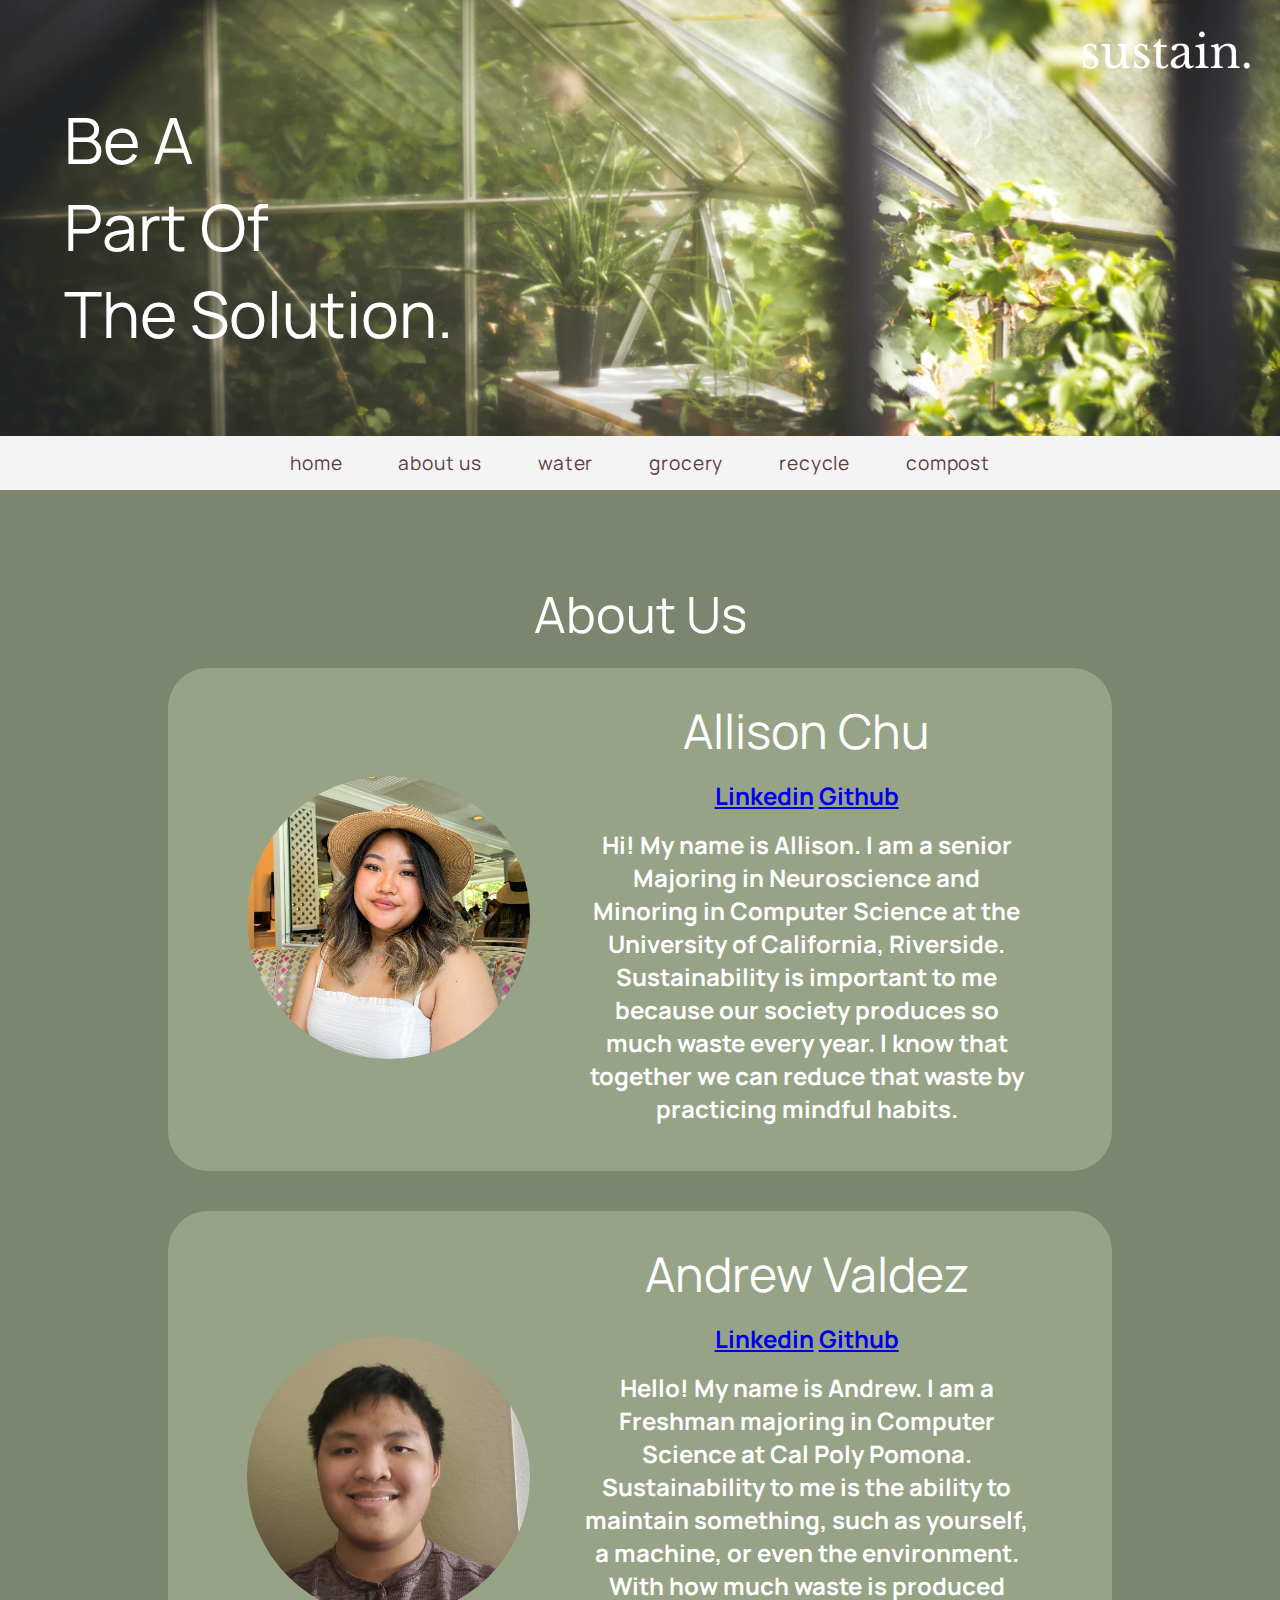
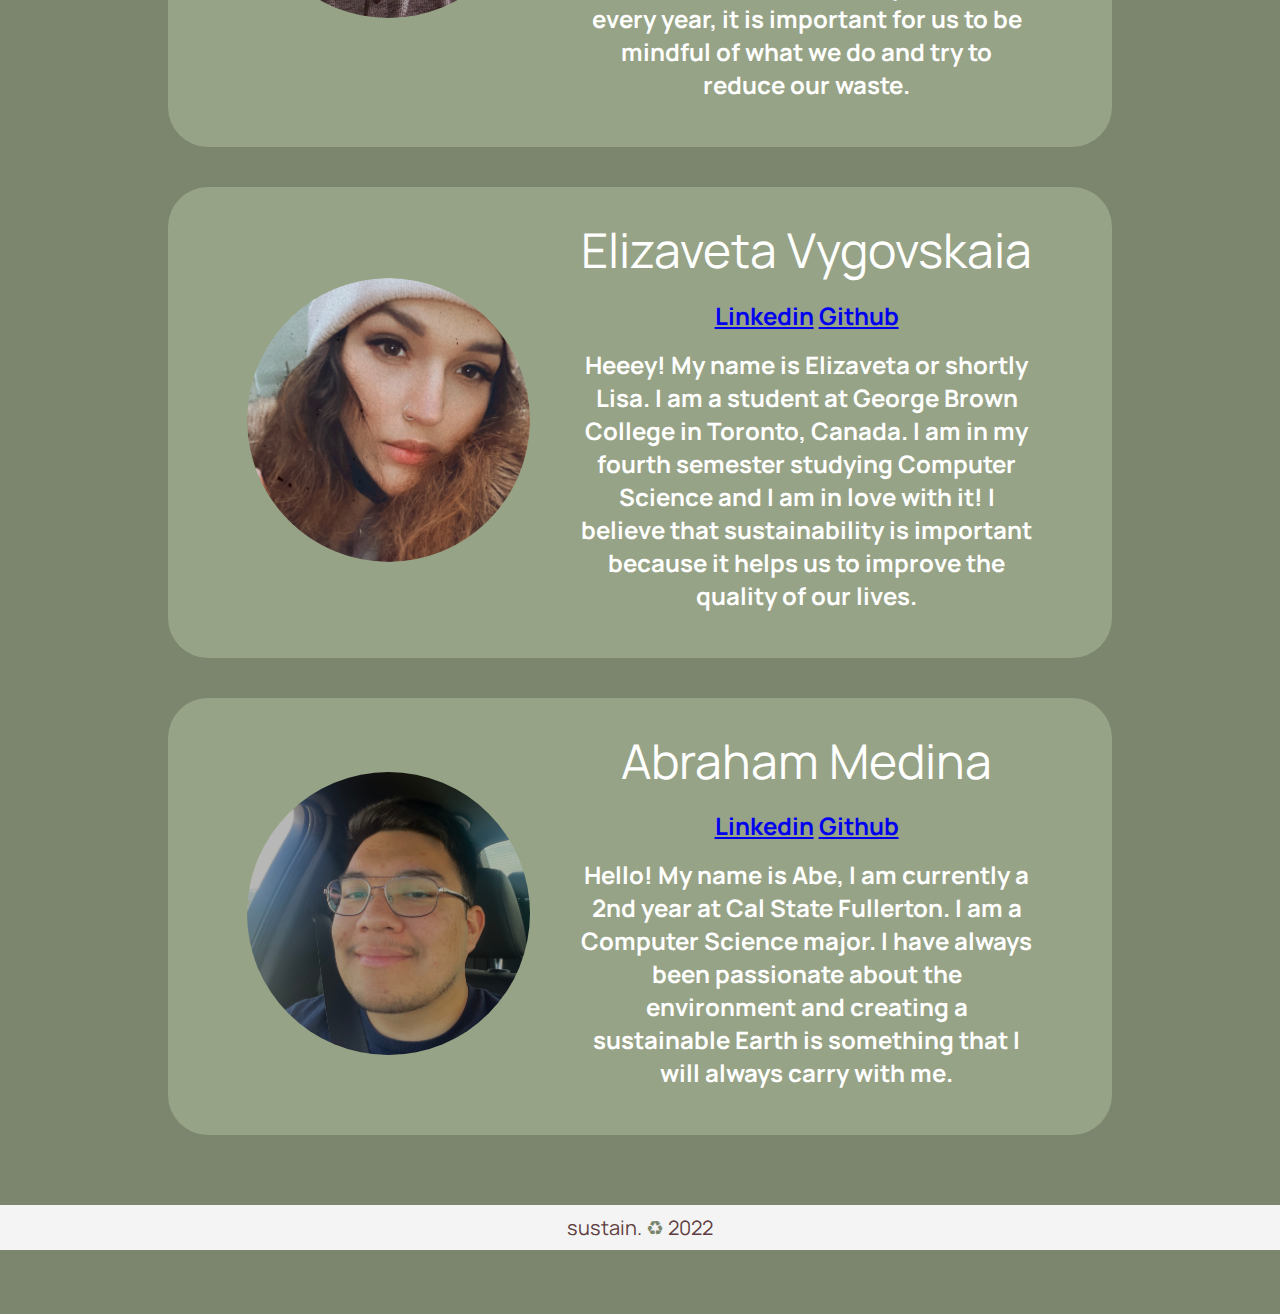
<file: aboutus.html>
<!DOCTYPE html>
<html lang="en">
<head>
    <meta charset="UTF-8">
    <title>About Us</title>
    <meta http-equiv="X-UA-Compatible" content="IE=edge">
    <meta name="author" content="Elizaveta Vygovskaia, Abraham Medina, Andrew Valdez, Allison Chu">
    <meta name="viewport" content="width=device-width, initial-scale=1.0">
    <link href="style.css" rel="stylesheet">
    <!-- Google Fonts-->
    <link rel="preconnect" href="https://fonts.googleapis.com">
    <link rel="preconnect" href="https://fonts.gstatic.com" crossorigin>
    <link href="https://fonts.googleapis.com/css2?family=Manrope:wght@200&display=swap" rel="stylesheet">
</head>
<body>
<!-- Header showcase-->
<div class="image">
    <div class="header">
        <p>Be A </p>
        <p>Part Of </p>
        <p>The Solution.</p>
    </div>
    
</div>
<div class="logo">
        <a href="index.html"><img src="./img/logo.png" alt="logo sustain"></a>
</div>

<div class="nav_bar">
        <a href="index.html"><span class="nav_sec">home</span></a>
        <a href="aboutus.html"><span class="nav_sec">about us</span></a>
        <a href="water.html"><span class="nav_sec">water</span></a>
        <a href="grocery.html"><span class="nav_sec">grocery</span></a>
        <a href="recycle.html"><span class="nav_sec">recycle</span></a>
        <a href="compost.html"><span class="nav_sec">compost</span></a>
</div>

<section class="aboutusbody">
    <div class="title">
        <p>About Us</p>
    </div>

    <div class="description">
        <div class="circleBase">
            <img src="img/allison.jpg" alt="Allison Profile Pic">
        </div>
        <div class="columns">
            <p>Allison Chu</p>
            <h1>
                <a href="https://www.linkedin.com/in/ucrallisonchu/">Linkedin</a>
                <a href="https://github.com/allisonchuu">Github</a>
            </h1>
            <h1>Hi! My name is Allison. I am a senior Majoring in Neuroscience and Minoring in Computer Science at the University of California, Riverside. 
                Sustainability is important to me because our society produces so much waste every year. I know that together we can 
                reduce that waste by practicing mindful habits.</h1>
        </div>
    </div>

    <div class="description">
        <div class="circleBase">
            <img src="img/andrew.jpg" alt="Andrew Profile Pic">
        </div>
        <div class="columns">
            <p>Andrew Valdez</p>
            <h1>
                <a href="https://www.linkedin.com/in/andrew-john-valdez-21b321223/">Linkedin</a>
                <a href="https://github.com/Kestrel86">Github</a>
            </h1>
            <h1>Hello! My name is Andrew. I am a Freshman majoring in Computer Science at Cal Poly Pomona. 
                Sustainability to me is the ability to maintain something, such as yourself, a machine, or even the environment. 
                With how much waste is produced every year, it is important for us to be mindful of what we do and try to reduce our waste.
    </h1>
        </div>
    </div>

    <div class="description">
        <div class="circleBase">
            <img src="img/lisa.png" alt="Lisa Profile Pic">
        </div>
        <div class="columns">
            <p>Elizaveta Vygovskaia</p>
            <h1>
                <a href="https://www.linkedin.com/in/elizavetav/">Linkedin</a>
                <a href="https://github.com/starryskyyy">Github</a>
            </h1>
            <h1>Heeey! My name is Elizaveta or shortly Lisa. I am a student at George Brown College in Toronto, Canada.  
                I am in my fourth semester studying Computer Science and I am in love with it! 
                I believe that sustainability is important because it helps us to improve the quality of our lives.
            </h1>
        </div>
    </div>

    <div class="description">
        <div class="circleBase">
            <img src="img/abe.jpg" alt="Abe Profile Pic">
        </div>
        <div class="columns">
            <p>Abraham Medina</p>
            <h1>
                <a href="https://www.linkedin.com/in/abraham-medina-1b1323223">Linkedin</a>
                <a href="https://github.com/puqq">Github</a>
            </h1>
            <h1>Hello! My name is Abe, I am currently a 2nd year at Cal State Fullerton. I am a Computer Science major. 
                I have always been passionate about the environment and creating a sustainable Earth is something that I will always carry with me.
            </h1>
        </div>
    </div>
</section>


 <div class="footer">
        <div class="top">sustain. <span>&#9851;</span> 2022</div>
</div>
</body>
</html>
</file>
<file: style.css>
body {
    margin-top: -64px;
    font-family: 'Manrope', sans-serif;
    margin-left: 0;
    margin-right: 0;
    margin-bottom: 0;
    background-color: #7c866e;
}

p {
    margin: 0;
}

h1 {
    color: white;
    font-size: 3vh;
    width: 30vw;
}


.image {
    background-image: url(img/bkg_img.png);

    height: 500px;
    -webkit-background-size: cover;
    -moz-background-size: cover;
    -o-background-size: cover;
    background-size: cover;
    display: flex;
    flex-direction: row;
}

.logo {
    position: absolute;
    right: 0;
    top: 0;
    padding-top: 30px;
    margin-left: 85vw;
    width: 200px;
    height: 100px;
}

.logo img {
    width: 175px;
    height: auto;
}

.header {
    padding-top: 160px;
    color: white;
    font-size: 400%;
    text-align: left;
    margin-left: 5%;
    width: 30%;
    height: 100px;
    white-space: nowrap;
}

.nav_bar {
    display: block;
    position: -webkit-sticky;
    position: sticky;
    top: 0;

    background-color: #F4F4F4;

    padding-top: 1vh;
    padding-bottom: 1vh;

    text-align: center;
    letter-spacing: 0.065vw;
    font-family: 'Manrope',
        sans-serif;
    font-size: 1.25em;
    color: #5F3D3F;

    z-index: 0;
}

.nav_sec {
    display: inline-block;
    padding: 0px 2vw;

    color: #5F3D3F;
    ;

    -webkit-transition: color 0.3s ease;
    transition: color 0.3s ease;
}

.nav_sec:hover {
    color: #bbb0b1;

    -webkit-transition: color 0.3s ease-out;
    transition: color 0.3s ease-out;
}

@media only screen and (max-width: 100vw) {
    .nav_bar {
        overflow-y: visible;

        font-size: 1.2em;
    }

    .nav_sec {
        padding: 5px 2vw;
    }

    .dropdown-content .nav_sec {
        padding: 0;
    }
}

.title {
    text-align: center;
    font-size: 50px;
    color: white;
    padding-top: 40px;
}

.mapbody {
    display: flex;
    flex-direction: column;
    align-items: center;
    justify-content: center;
    padding-top: 30px;
    padding-bottom: 30px;
}

.footer {
    display: block;

    background-color: #F4F4F4;
    padding-top: 1vh;
    padding-bottom: 1vh;

    text-align: center;

    font-size: 1.25em;
    color: #5F3D3F
}

.footer span {
    color: #7c866e;
}

.aboutusbody {
    display: flex;
    flex-direction: column;
    align-items: center;
    justify-content: center;
    margin: 50px;
}

.description {
    background-color: #97A386;
    display: flex;
    flex-direction: row;
    align-items: center;
    justify-content: center;
    color: white;
    margin: 20px;
    padding-top: 30px;
    padding-bottom: 30px;
    height: auto;
    width: 70%;
    border-radius: 40px;
}


.circleBase {
    width: 30%;
    height: auto;
    border-radius: 50%;
}

.circleBase img {
    width: 100%;
    border-radius: 50%;
}

.columns {
    text-align: center;
    width: 48%;
    margin-left: 50px;
}

.columns p {
    width: auto;
    font-size: 300%;
    white-space: nowrap;
}

.columns h1 {
    width: auto;
    font-size: 150%;
}

@media only screen and (max-width:2000px) {
    .description {
        width: 80%;
    }
}

@media only screen and (max-width:1200px) {
    .description {
        background-color: #97A386;
        display: flex;
        flex-direction: column;
        align-items: center;
        justify-content: center;
        color: white;
        margin: 20px;
        padding: 50px;
        height: 30%;
        width: 80%;
        border-radius: 40px;
    }


    .circleBase {
        margin-left: 25%;
        margin-right: 25%;
        margin-top: 5%;
        position: relative;
        width: 50vw;
    }

    .columns {
        position: relative;
        display: flex;
        flex-direction: column;
        align-items: center;
        justify-content: center;
        width: auto;
        margin-left: 0;
        padding-bottom: 50px;
    }

    .columns p {
        text-align: center;
        font-size: 200%;

    }

    .columns h1 {
        width: auto;
        font-size: 150%;
    }
}

/* Three image containers (use 25% for four, and 50% for two, etc) */
.column {
    width: 20%;
    padding: 50px;
}

.row {
    display: flex;
    flex-direction: row;
    align-items: center;
    justify-content: center;
    padding-bottom: 20px;
}

/* Clear floats after image containers */
.row::after {
    content: "";
    clear: both;
    display: table;
}

.container {
    position: relative;
}

.image_hvr {
    opacity: 1;
    display: block;
    width: 100%;
    height: auto;
    transition: .5s ease;
    backface-visibility: hidden;
    border-radius: 50%;
}

.middle {
    transition: .5s ease;
    opacity: 0;
    position: absolute;
    top: 50%;
    left: 50%;
    transform: translate(-50%, -50%);
    -ms-transform: translate(-50%, -50%);
    text-align: center;
}

.container:hover .image_hvr {
    opacity: 0.3;
}

.container:hover .middle {
    opacity: 1;
}

.text {
    color: white;
    font-size: 30px;
    padding: 16px 32px;
}

.feedback {
    display: flex;
    flex-direction: column;
    align-items: left;
    justify-content: center;
    color: white;
    width: 400px;
    font-size: 30px;
}

@media only screen and (max-width:1000px) {
    .row {
        display: flex;
        flex-direction: column;
        align-items: center;
        justify-content: center;
        padding-bottom: 20;
        padding-right: 30vw;
    }

    .container {
        position: relative;
        width: 40vw;
    }
}

input[type=text] {
    padding: 5px;
    border: 2px solid #ccc;
    -webkit-border-radius: 5px;
    border-radius: 5px;
    width: 515px;

}

input[type=text]:focus {
    border-color: #333;
}

input[type=submit] {
    padding: 15px 233px;
    background: #bbb0b1;
    border: 0 none;
    font-size: 20px;
    cursor: pointer;
    -webkit-border-radius: 5px;
    border-radius: 5px;
}
</file>
